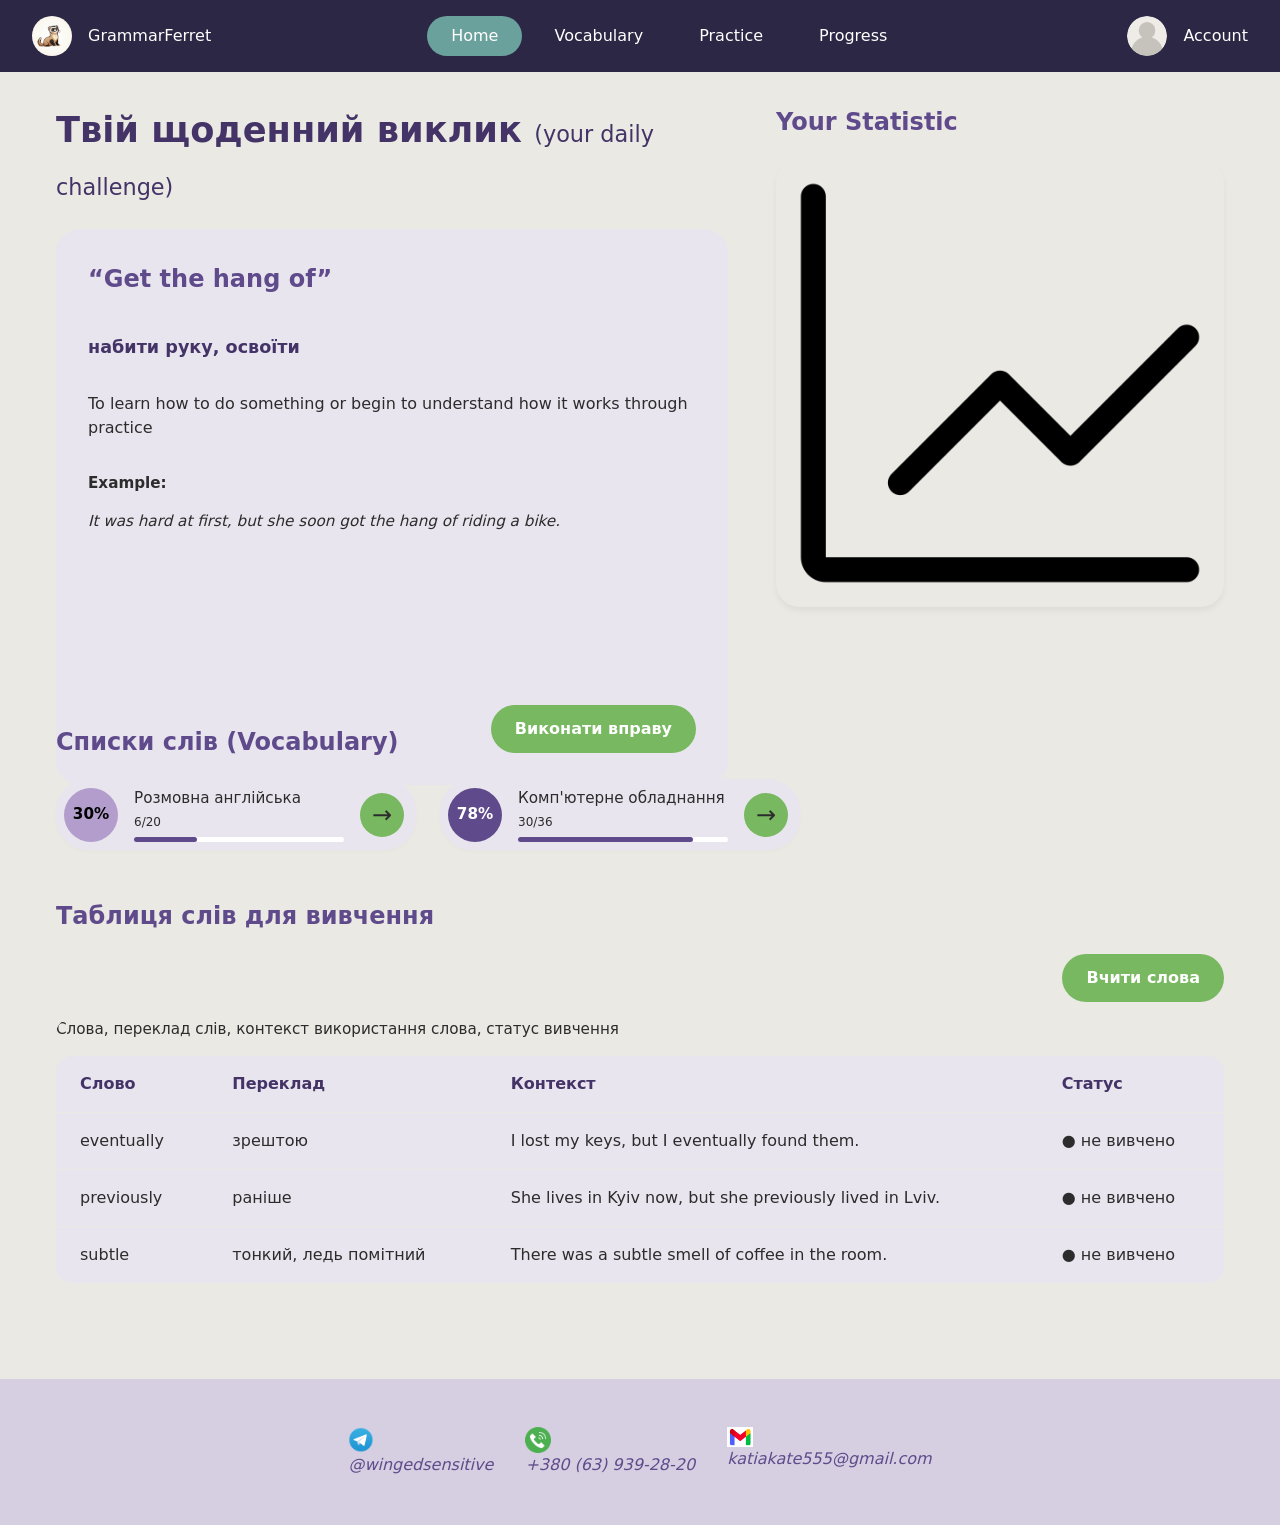
<file: index.html>
<!doctype html>
<html lang="uk">
<head>
    <meta charset="utf-8">
    <meta name="viewport" content="width=device-width, initial-scale=1">
    <meta name="description" content="Вчіть англійську із задоволенням">
    <title>GrammarFerret</title>
    <link rel="stylesheet" href="styles/main.css">
</head>
<body>

    <a href="#main-content" class="skip-link">Перейти до основного вмісту</a> 
    
    <header>
        <a href="index.html" class="logo-link">
            <img src="images/site_embl.jpg" alt="На головну сторінку" width="40" height="40" aria-hidden="true" class="site-logo">
            <span>GrammarFerret</span>
        </a>
        <nav aria-label="Основна навігація">
            <ul>
                <li><a href="index.html" aria-current="page">Home</a></li>
                <li><a href="vocabulary.html">Vocabulary</a></li>
                <li><a href="#word-section-title">Practice</a></li>
                <li><a href="#stat-title">Progress</a></li>
            </ul>
        </nav>
        
        <a href="login.html" class="account-link">
            <img src="images/account.png" alt="Профіль користувача" width="34" height="34" aria-hidden="true" class="account-logo">
            <span>Account</span>
        </a>
    </header>

    <main id="main-content">
        <!-- Блок у дві колонки -->
        <div class="dashboard-top">
            <section class="daily-challenge" aria-labelledby="main-challenge-title">
                <h1 id="main-challenge-title">Твій щоденний виклик <span>(your daily challenge)</span></h1>
                <article class="card challenge-card" aria-labelledby="phrase-title">
                    <h2 id="phrase-title">“Get the hang of”</h2>
                    <p class="translation"><strong>набити руку, освоїти</strong></p>
                    <p class="description">To learn how to do something or begin to understand how it works through practice</p>
                    <div class="example">
                        <strong>Example:</strong>
                        <p><em>It was hard at first, but she soon got the hang of riding a bike.</em></p>
                    </div>
                    <div class="btn-wrapper">
                        <a href="exercise.html" class="btn-green" aria-label="виконати вправу до фрази Get the hang of">Виконати вправу</a>
                    </div>
                </article>
            </section>

            <section class="statistics" aria-labelledby="stat-title">
                <h2 id="stat-title">Your Statistic</h2>
                <a href="progress.html" class="stat-link">
                    <figure class="stat-figure">
                        <img src="images/progress.png" alt="Графік статистики" class="stat-image">
                        <figcaption class="visually-hidden">
                            Прогрес за тиждень
                        </figcaption>
                    </figure>
                </a>
            </section>
        </div>

        <!-- Списки слів -->
        <section aria-labelledby="vocab-title" class="vocabulary-section">
            <h2 id="vocab-title" class="section-title">Списки слів (Vocabulary)</h2>
            <div class="lists-grid">
                <article class="vocab-card" aria-labelledby="topic-spoken">
                    <div class="vocab-percent">30%</div>
                    <div class="vocab-info">
                        <h3 id="topic-spoken">Розмовна англійська</h3>
                        <p>6/20</p>
                        <progress value="6" max="20">30%</progress>
                    </div>
                    <a href="vocabulary-spoken.html" class="vocab-btn" aria-label="Перейти до вивчення слів з теми Розмовна англійська">&rarr;</a>
                </article>

                <article class="vocab-card" aria-labelledby="topic-tech">
                    <div class="vocab-percent">78%</div>
                    <div class="vocab-info">
                        <h3 id="topic-tech">Комп'ютерне обладнання</h3>
                        <p>30/36</p>
                        <progress value="30" max="36">78%</progress>
                    </div>
                    <a href="vocabulary-tech.html" class="vocab-btn" aria-label="Перейти до вивчення слів з теми Комп'ютерне обладнання">&rarr;</a>
                </article>
            </div>
        </section>

        <!-- Таблиця слів -->
        <section aria-labelledby="word-section-title" class="table-section">
            <h2 id="word-section-title" class="section-title">Таблиця слів для вивчення</h2>
            <div style="margin-bottom: 1rem;">
                <a href="learning-session.html" class="btn-green" aria-label="Розпочати вчити слова">Вчити слова</a>
            </div>
            <table>
                <caption>Слова, переклад слів, контекст використання слова, статус вивчення</caption>
                <thead>
                    <tr>
                        <th scope="col"><strong>Слово</strong></th>
                        <th scope="col"><strong>Переклад</strong></th>
                        <th scope="col"><strong>Контекст</strong></th>
                        <th scope="col"><strong>Статус</strong></th>
                    </tr>
                </thead>
                <tbody>
                    <tr>
                        <td>eventually</td>
                        <td>зрештою</td>
                        <td>I lost my keys, but I eventually found them.</td>
                        <td><span>&#9679; не вивчено</span></td>
                    </tr>
                    <tr>
                        <td>previously</td>
                        <td>раніше</td>
                        <td>She lives in Kyiv now, but she previously lived in Lviv.</td>
                        <td><span>&#9679; не вивчено</span></td>
                    </tr>
                    <tr>
                        <td>subtle</td>
                        <td>тонкий, ледь помітний</td>
                        <td>There was a subtle smell of coffee in the room.</td>
                        <td><span>&#9679; не вивчено</span></td>
                    </tr>
                </tbody>
            </table>
        </section>
    </main>

    <footer>
        <address>
            <ul>
                <li>
                    <img src="images/telegram.png" alt="телеграм канал" width="26" height="26" aria-hidden="true">
                    <a href="https://t.me/wingedsensitive" target="_blank" rel="noopener" aria-label="Перейти в Telegram акаунт @wingedsensitive">@wingedsensitive</a>
                </li>
                <li>
                    <img src="images/phone.png" alt="телефон" width="26" height="26" aria-hidden="true">
                    <a href="tel:+380639392820" aria-label="Зателефонувати за номером +380639392820">+380 (63) 939-28-20</a>
                </li>
                <li>
                    <img src="images/gmail.png" alt="пошта gmail" width="26" height="26" aria-hidden="true">
                    <a href="mailto:katiakate555@gmail.com" aria-label="Надіслати електронного листа на katiakate555@gmail.com">katiakate555@gmail.com</a>
                </li>
            </ul>
        </address>
    </footer>
</body>
</html>
</file>
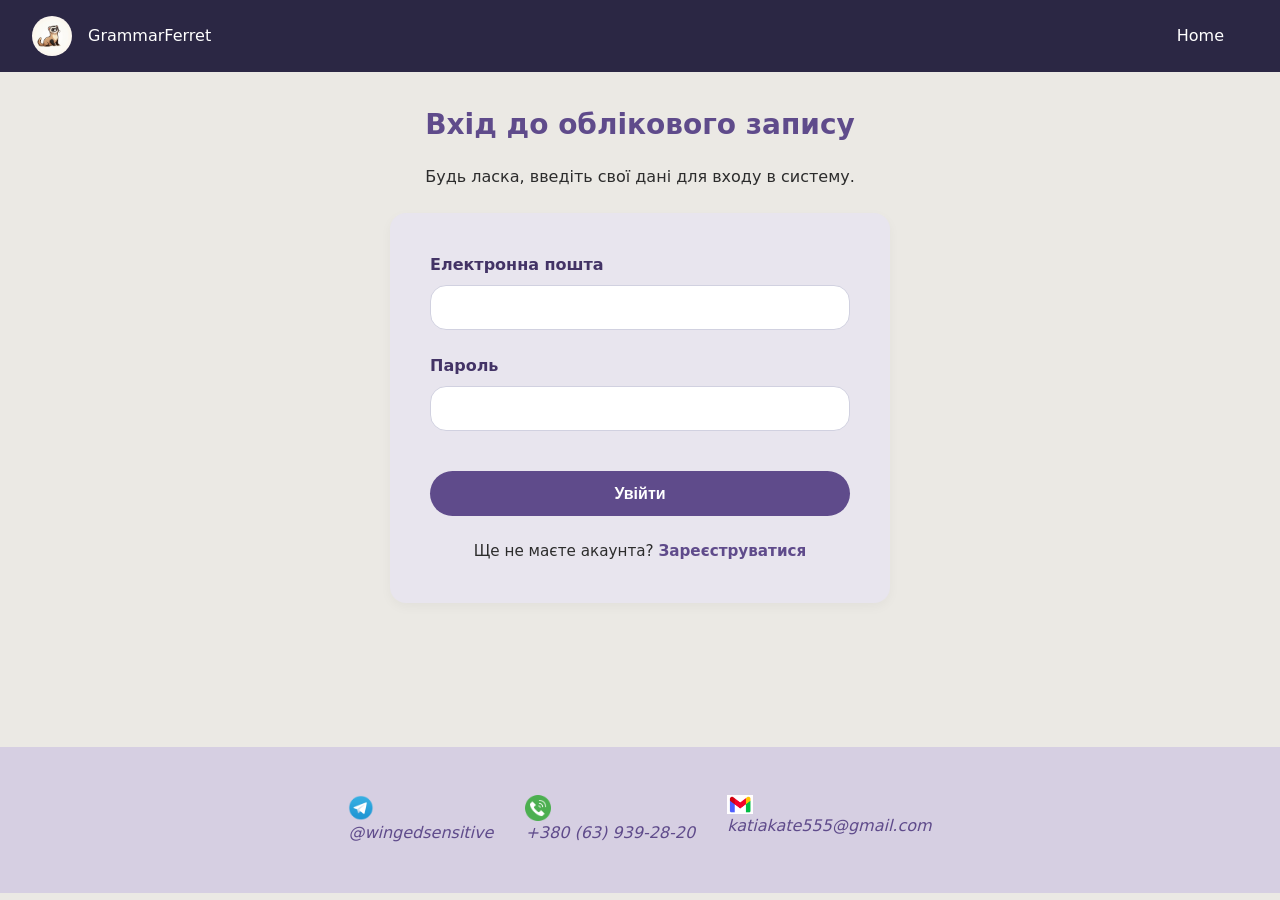
<file: login.html>
<!doctype html>
<html lang="uk">
<head>
    <meta charset="utf-8">
    <meta name="viewport" content="width=device-width, initial-scale=1">
    <meta name="description" content="Вхід до облікового запису GrammarFerret">
    <title>Вхід - GrammarFerret</title>
    <link rel="stylesheet" href="styles/main.css">
</head>
<body>
        <a href="#main-content" class="skip-link">Перейти до основного вмісту</a>    
    <header>
        <a href="index.html" class="logo-link">
            <img src="images/site_embl.jpg" alt="На головну сторінку" width="40" height="40" aria-hidden="true" class="site-logo">
            <span>GrammarFerret</span>
        </a>
        <nav aria-label="Основна навігація">
            <ul>
                <li><a href="index.html">Home</a></li>
            </ul>
        </nav>
    </header>

    <main id="main-content">
        <section aria-labelledby="login-title">
            <h1 id="login-title">Вхід до облікового запису</h1>
            <p>Будь ласка, введіть свої дані для входу в систему.</p>
            
            <!-- Форма входу з новим класом -->
            <form action="/api/login" method="POST" class="auth-form">
                <div>
                    <label for="login-email">Електронна пошта</label>
                    <input 
                        id="login-email" 
                        name="email" 
                        type="email" 
                        autocomplete="email" 
                        required
                    >
                </div>
                <div>
                    <label for="login-password">Пароль</label>
                    <input 
                        id="login-password" 
                        name="password" 
                        type="password" 
                        autocomplete="current-password" 
                        required
                    >
                </div>
                <div class="form-actions">
                    <button type="submit">Увійти</button>
                    <span>Ще не маєте акаунта? <a href="register.html">Зареєструватися</a></span>
                </div>
            </form>
        </section>
    </main>

    <footer>
        <address>
            <ul>
                <li>
                    <img src="images/telegram.png" alt="телеграм канал" width="26" height="26" aria-hidden="true">
                    <a href="https://t.me/wingedsensitive" target="_blank" rel="noopener" aria-label="Перейти в Telegram акаунт @wingedsensitive">@wingedsensitive</a>
                </li>
                <li>
                    <img src="images/phone.png" alt="телефон" width="26" height="26" aria-hidden="true">
                    <a href="tel:+380639392820" aria-label="Зателефонувати за номером +380639392820">+380 (63) 939-28-20</a>
                </li>
                <li>
                    <img src="images/gmail.png" alt="пошта gmail" width="26" height="26" aria-hidden="true">
                    <a href="mailto:katiakate555@gmail.com" aria-label="Надіслати електронного листа на katiakate555@gmail.com">katiakate555@gmail.com</a>
                </li>
            </ul>
        </address>
    </footer>
</body>
</html>
</file>
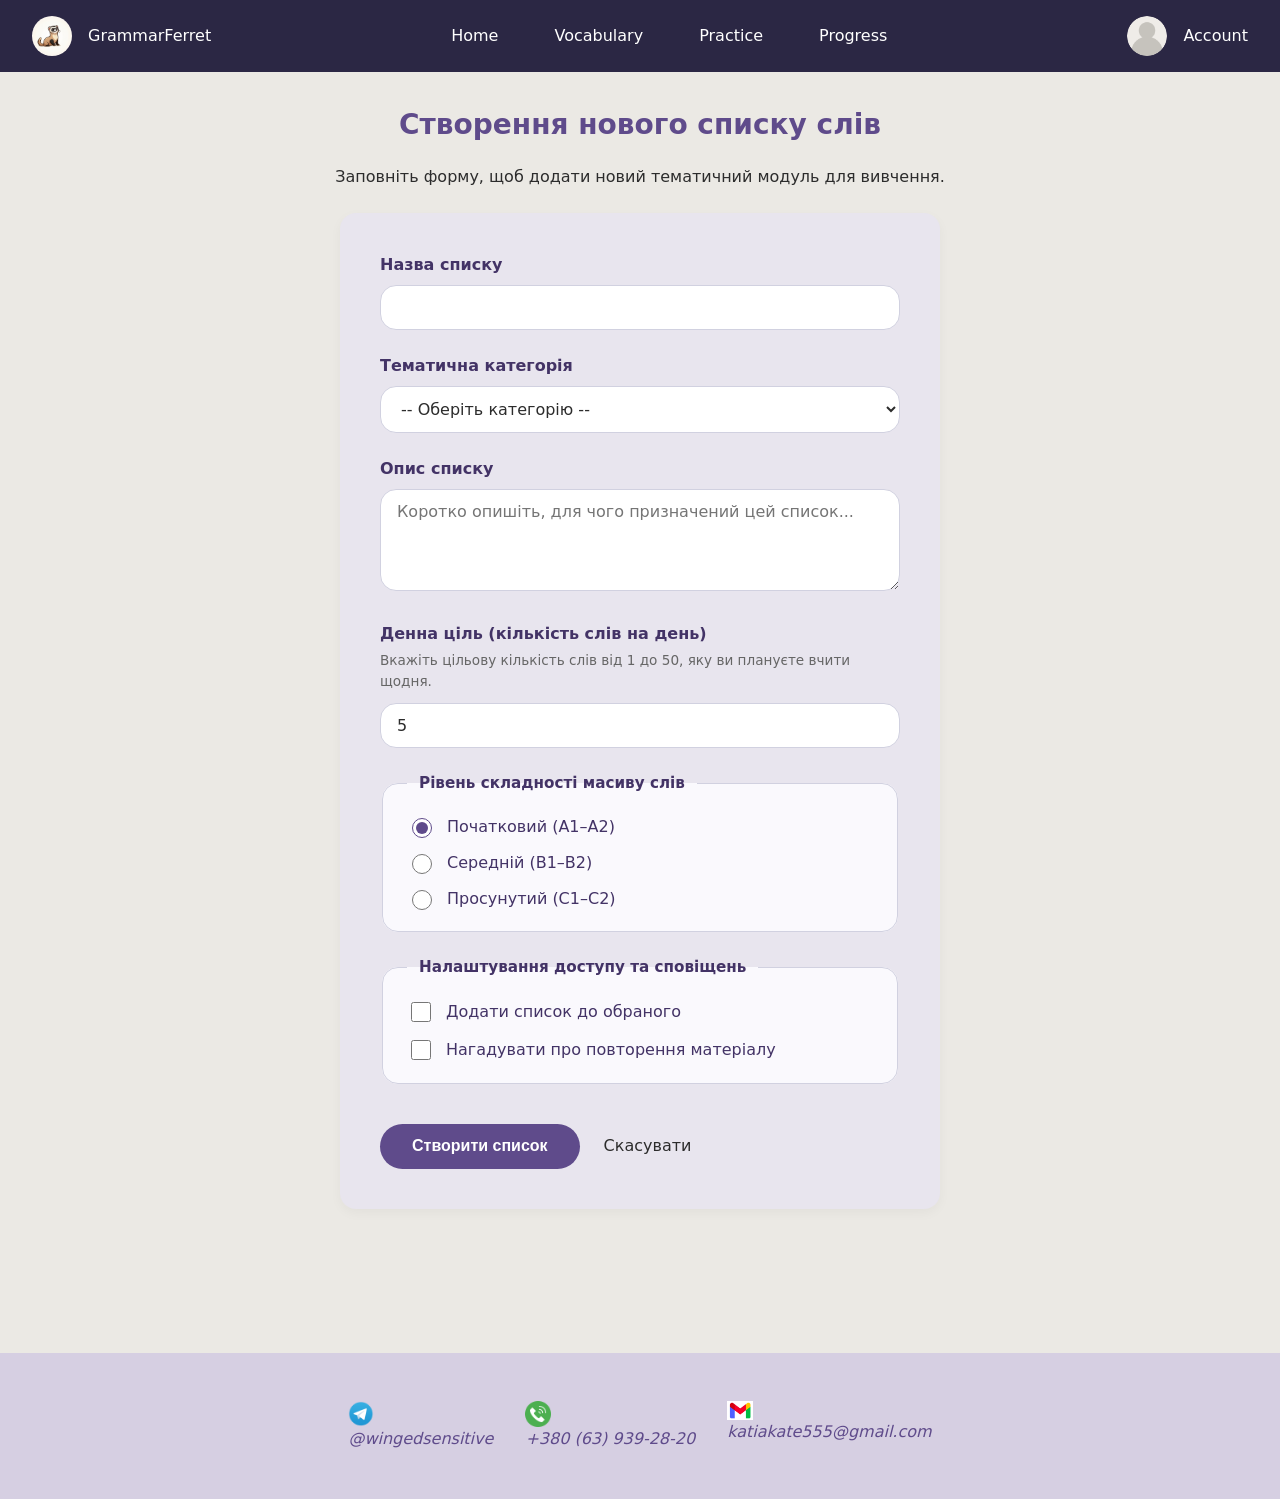
<file: new-list-form.html>
<!doctype html>
<html lang="uk">

<head>
    <meta charset="utf-8">
    <meta name="viewport" content="width=device-width, initial-scale=1">
    <meta name="description" content="Створення нового списку слів у GrammarFerret">
    <title>Створити новий список - GrammarFerret</title>
    <link rel="stylesheet" href="styles/main.css">
</head>

<body>
    <a href="#main-content" class="skip-link">Перейти до основного вмісту</a>
    <header>
        <a href="index.html" class="logo-link">
            <img src="images/site_embl.jpg" alt="На головну сторінку" width="40" height="40" aria-hidden="true" class="site-logo">
            <span>GrammarFerret</span>
        </a>
        
        <nav aria-label="Основна навігація">
            <ul>
                <li><a href="index.html">Home</a></li>
                <li><a href="vocabulary.html">Vocabulary</a></li>
                <li><a href="practice.html">Practice</a></li>
                <li><a href="progress.html">Progress</a></li>
            </ul>
        </nav>
        
        <!-- Виправлено посилання з account.html на login.html -->
        <a href="login.html" class="account-link">
            <img src="images/account.png" alt="Профіль користувача" width="40" height="40" aria-hidden="true" class="account-logo">
            <span>Account</span>
        </a>
    </header>

    <main id="main-content">
        <section aria-labelledby="form-title">
            <h1 id="form-title">Створення нового списку слів</h1>
            <p>Заповніть форму, щоб додати новий тематичний модуль для вивчення.</p>

            <form action="/api/word-lists" method="POST">
                
                <div>
                    <label for="list-title">Назва списку</label>
                    <input 
                        id="list-title" 
                        name="listTitle" 
                        type="text" 
                        minlength="3" 
                        maxlength="60" 
                        required
                    >
                </div>

                <div>
                    <label for="list-category">Тематична категорія</label>
                    <select id="list-category" name="category" required>
                        <option value="">-- Оберіть категорію --</option>
                        <option value="spoken">Розмовна англійська</option>
                        <option value="tech">Комп'ютерне обладнання та IT</option>
                        <option value="business">Бізнес та фінанси</option>
                        <option value="travel">Подорожі</option>
                        <option value="general">Загальна лексика</option>
                    </select>
                </div>

                <div>
                    <label for="list-description">Опис списку</label>
                    <textarea 
                        id="list-description" 
                        name="description" 
                        rows="4" 
                        cols="40" 
                        maxlength="300"
                        placeholder="Коротко опишіть, для чого призначений цей список..."
                    ></textarea>
                </div>

                <div>
                    <label for="daily-goal">Денна ціль (кількість слів на день)</label>
                    <p id="goal-hint">Вкажіть цільову кількість слів від 1 до 50, яку ви плануєте вчити щодня.</p>
                    <input 
                        id="daily-goal" 
                        name="dailyGoal" 
                        type="number" 
                        min="1" 
                        max="50" 
                        value="5" 
                        aria-describedby="goal-hint"
                        required
                    >
                </div>

                <fieldset>
                    <legend>Рівень складності масиву слів</legend>
                    <div>
                        <input id="level-beginner" name="difficulty" type="radio" value="beginner" checked>
                        <label for="level-beginner">Початковий (A1–A2)</label>
                    </div>
                    <div>
                        <input id="level-intermediate" name="difficulty" type="radio" value="intermediate">
                        <label for="level-intermediate">Середній (B1–B2)</label>
                    </div>
                    <div>
                        <input id="level-advanced" name="difficulty" type="radio" value="advanced">
                        <label for="level-advanced">Просунутий (C1–C2)</label>
                    </div>
                </fieldset>

                <fieldset>
                    <legend>Налаштування доступу та сповіщень</legend>
                    <div>
                        <input id="opt-favorite" name="options" type="checkbox" value="favorite">
                        <label for="opt-favorite">Додати список до обраного</label>
                    </div>
                    <div>
                        <input id="opt-reminder" name="options" type="checkbox" value="reminder">
                        <label for="opt-reminder">Нагадувати про повторення матеріалу</label>
                    </div>
                </fieldset>

                <div>
                    <button type="submit">Створити список</button>
                    <a href="vocabulary.html">Скасувати</a>
                </div>

            </form>
        </section>
    </main>

    <footer>
        <address>
            <ul>
                <li>
                    <img src="images/telegram.png" alt="телеграм канал" width="26" height="26" aria-hidden="true">
                    <a href="https://t.me/wingedsensitive" target="_blank" rel="noopener" aria-label="Перейти в Telegram акаунт @wingedsensitive">@wingedsensitive</a>
                </li>
                <li>
                    <img src="images/phone.png" alt="телефон" width="26" height="26" aria-hidden="true">
                    <a href="tel:+380639392820" aria-label="Зателефонувати за номером +380639392820">+380 (63) 939-28-20</a>
                </li>
                <li>
                    <img src="images/gmail.png" alt="пошта gmail" width="26" height="26" aria-hidden="true">
                    <a href="mailto:katiakate555@gmail.com" aria-label="Надіслати електронного листа на katiakate555@gmail.com">katiakate555@gmail.com</a>
                </li>
            </ul>
        </address>
    </footer>
</body>

</html>
</file>
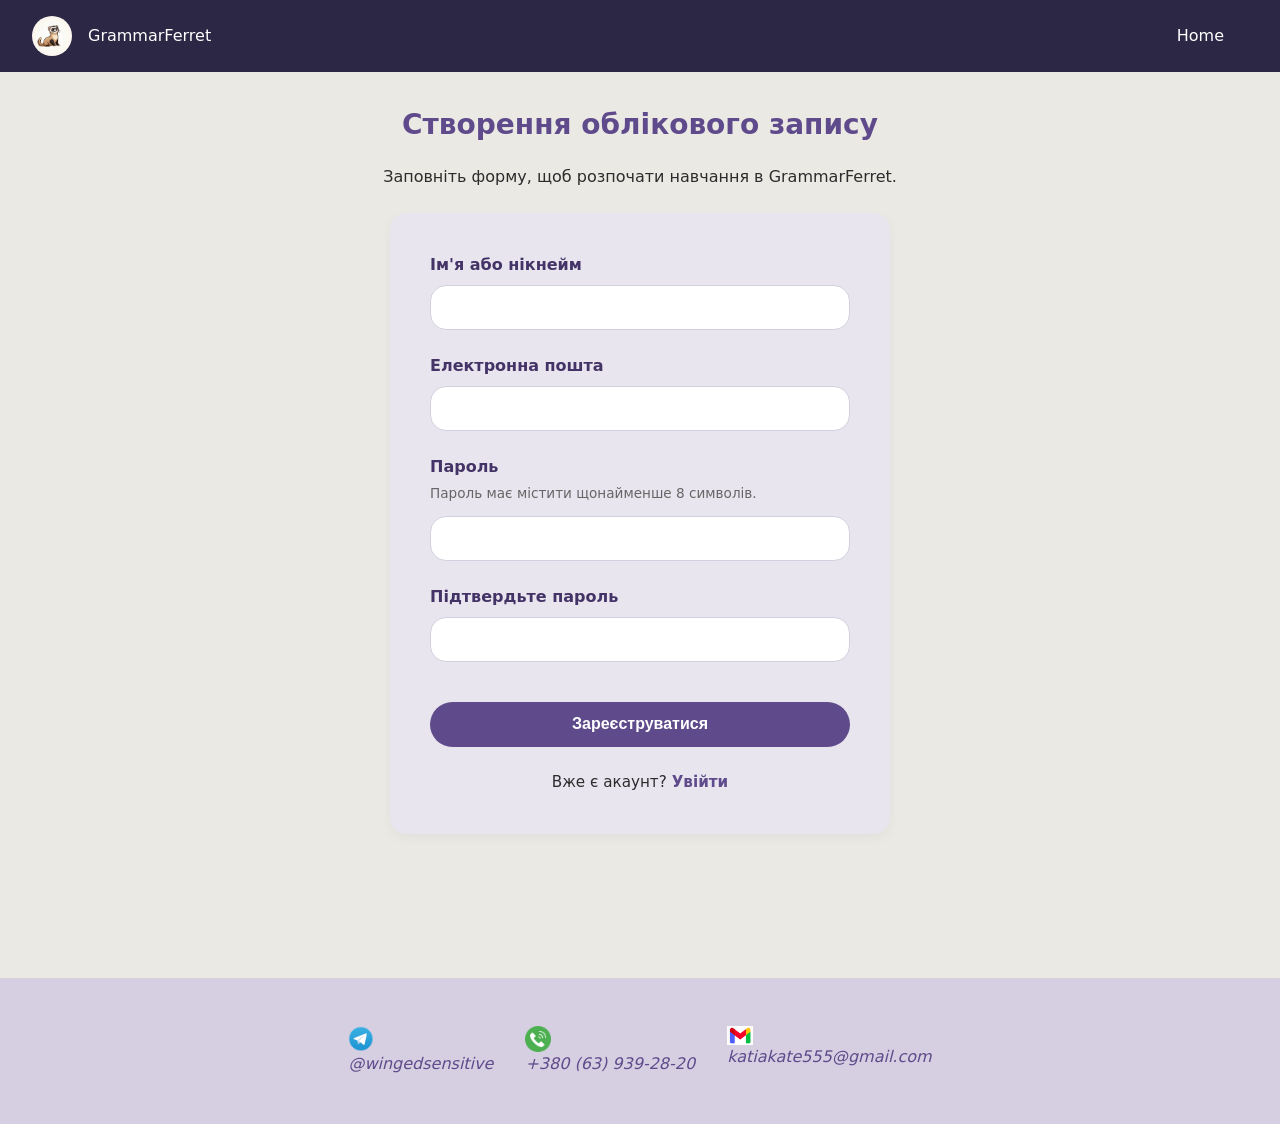
<file: register.html>
<!doctype html>
<html lang="uk">
<head>
    <meta charset="utf-8">
    <meta name="viewport" content="width=device-width, initial-scale=1">
    <meta name="description" content="Реєстрація нового акаунта GrammarFerret">
    <title>Реєстрація - GrammarFerret</title>
    <link rel="stylesheet" href="styles/main.css">
</head>
<body>
        <a href="#main-content" class="skip-link">Перейти до основного вмісту</a>    
    <header>
        <a href="index.html" class="logo-link">
            <img src="images/site_embl.jpg" alt="На головну сторінку" width="40" height="40" aria-hidden="true" class="site-logo">
            <span>GrammarFerret</span>
        </a>
        <nav aria-label="Основна навігація">
            <ul>
                <li><a href="index.html">Home</a></li>
            </ul>
        </nav>
    </header>

    <main id="main-content">
        <section aria-labelledby="register-title">
            <h1 id="register-title">Створення облікового запису</h1>
            <p>Заповніть форму, щоб розпочати навчання в GrammarFerret.</p>

            <!-- Форма реєстрації з новим класом -->
            <form action="/api/register" method="POST" class="auth-form">
                <div>
                    <label for="register-name">Ім'я або нікнейм</label>
                    <input id="register-name" name="displayName" type="text" autocomplete="name" minlength="2" maxlength="50" required>
                </div>

                <div>
                    <label for="register-email">Електронна пошта</label>
                    <input id="register-email" name="email" type="email" autocomplete="email" required>
                </div>

                <div>
                    <label for="register-password">Пароль</label>
                    <p id="password-hint" class="hint-text">Пароль має містити щонайменше 8 символів.</p>
                    <input id="register-password" name="password" type="password" autocomplete="new-password" minlength="8" aria-describedby="password-hint" required>
                </div>

                <div>
                    <label for="register-password-confirm">Підтвердьте пароль</label>
                    <input id="register-password-confirm" name="passwordConfirm" type="password" autocomplete="new-password" minlength="8" required>
                </div>

                <div class="form-actions">
                    <button type="submit">Зареєструватися</button>
                    <span>Вже є акаунт? <a href="login.html">Увійти</a></span>
                </div>
            </form>
        </section>
    </main>

    <footer>
        <address>
            <ul>
                <li>
                    <img src="images/telegram.png" alt="телеграм канал" width="26" height="26" aria-hidden="true">
                    <a href="https://t.me/wingedsensitive" target="_blank" rel="noopener" aria-label="Перейти в Telegram акаунт @wingedsensitive">@wingedsensitive</a>
                </li>
                <li>
                    <img src="images/phone.png" alt="телефон" width="26" height="26" aria-hidden="true">
                    <a href="tel:+380639392820" aria-label="Зателефонувати за номером +380639392820">+380 (63) 939-28-20</a>
                </li>
                <li>
                    <img src="images/gmail.png" alt="пошта gmail" width="26" height="26" aria-hidden="true">
                    <a href="mailto:katiakate555@gmail.com" aria-label="Надіслати електронного листа на katiakate555@gmail.com">katiakate555@gmail.com</a>
                </li>
            </ul>
        </address>
    </footer>
</body>
</html>
</file>
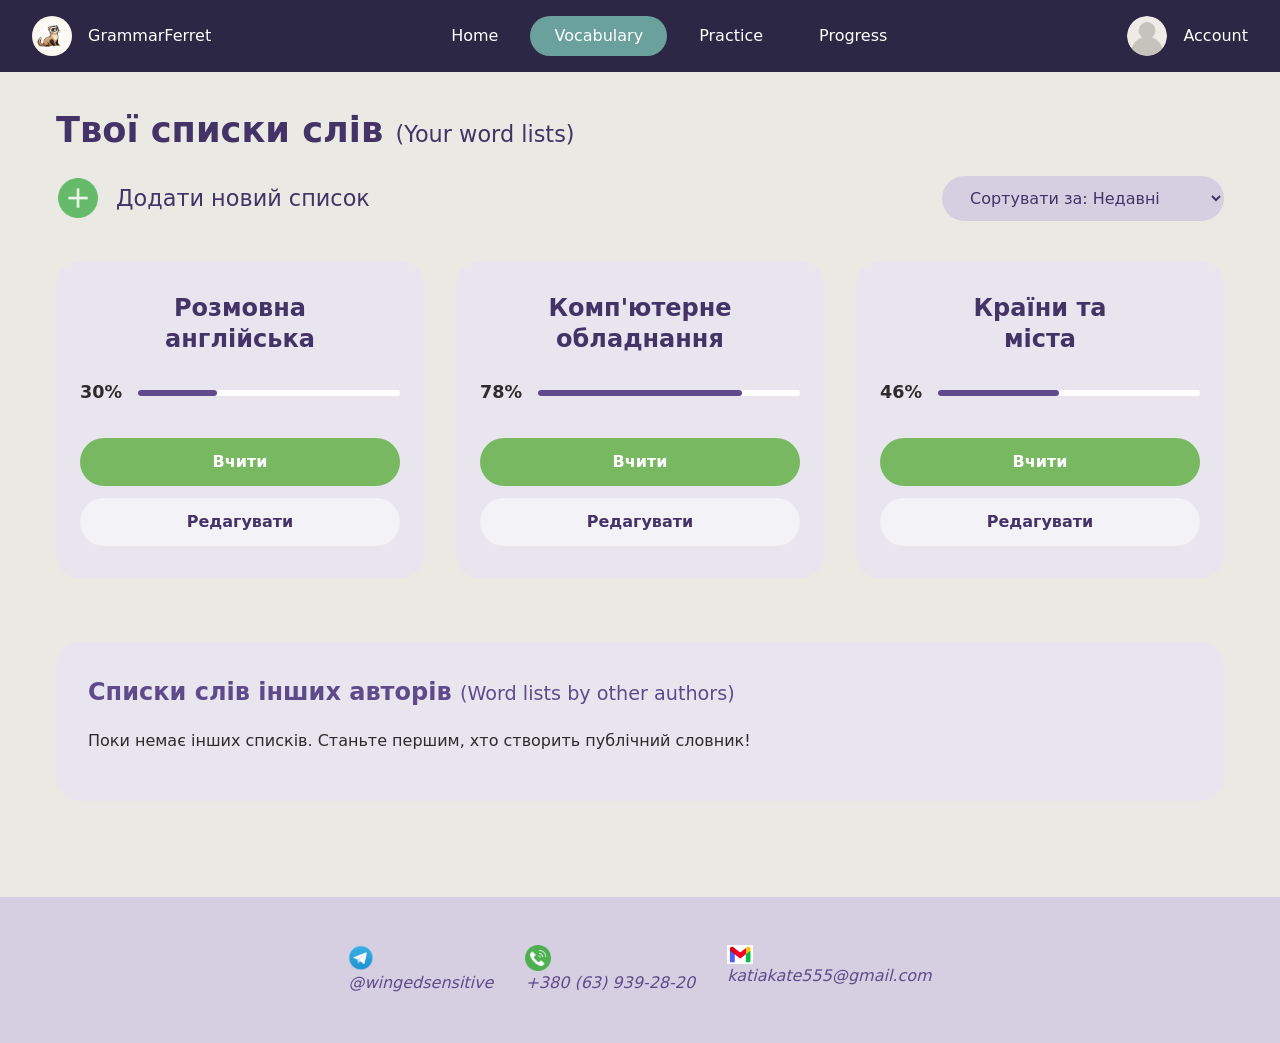
<file: vocabulary.html>
<!doctype html>
<html lang="uk">
<head>
    <meta charset="utf-8">
    <meta name="viewport" content="width=device-width, initial-scale=1">
    <meta name="description" content="Твої списки слів та словники інших користувачів">
    <title>Vocabulary - GrammarFerret</title>
    <link rel="stylesheet" href="styles/main.css">
</head>
<body>
    <a href="#main-content" class="skip-link">Перейти до основного вмісту</a>
    
    <header>
        <a href="index.html" class="logo-link">
            <!-- Додано клас site-logo для округлення -->
            <img src="images/site_embl.jpg" alt="На головну сторінку" width="40" height="40" aria-hidden="true" class="site-logo">
            <span>GrammarFerret</span>
        </a>
        <nav aria-label="Основна навігація">
            <ul>
                <li><a href="index.html">Home</a></li>
                <li><a href="vocabulary.html" aria-current="page">Vocabulary</a></li>
                <li><a href="practice.html">Practice</a></li>
                <li><a href="progress.html">Progress</a></li>
            </ul>
        </nav>
        
        <a href="login.html" class="account-link">
            <!-- Додано клас account-logo для округлення -->
            <img src="images/account.png" alt="Профіль користувача" width="40" height="40" aria-hidden="true" class="account-logo">
            <span>Account</span>
        </a>
    </header>

    <main id="main-content">
        <section aria-labelledby="my-lists-title">
            <h1 id="my-lists-title" class="page-title">Твої списки слів <span>(Your word lists)</span></h1>
            
            <div class="controls-wrapper">
                <!-- Об'єднано іконку та текст в єдине посилання -->
                <a href="new-list-form.html" class="add-list-link" aria-label="Додати новий список">
                    <img src="images/plus-icon.png" alt="" width="44" height="44" aria-hidden="true" class="plus-icon">
                    <span>Додати новий список</span>
                </a>
                
                <form action="#" method="GET" class="sort-form">
                    <label for="sort-lists" class="visually-hidden">Сортувати списки</label>
                    <select id="sort-lists" name="sort" class="sort-select">
                        <option value="recent">Сортувати за: Недавні</option>
                        <option value="name">Сортувати за: Назвою</option>
                        <option value="progress">Сортувати за: Прогресом</option>
                    </select>
                </form>
            </div>

            <!-- Нова сітка витягнутих блоків для списків слів -->
            <div class="vocab-cards-grid">
                <article class="list-card" aria-labelledby="list-spoken">
                    <h2 id="list-spoken">Розмовна<br>англійська</h2>
                    <div class="progress-wrapper">
                        <span class="progress-text">30%</span>
                        <progress value="30" max="100">30%</progress>
                    </div>
                    <div class="card-actions">
                        <a href="learn-spoken.html" class="btn-green-full">Вчити</a>
                        <a href="edit-spoken.html" class="btn-outline-full">Редагувати</a>
                    </div>
                </article>

                <article class="list-card" aria-labelledby="list-tech">
                    <h2 id="list-tech">Комп'ютерне<br>обладнання</h2>
                    <div class="progress-wrapper">
                        <span class="progress-text">78%</span>
                        <progress value="78" max="100">78%</progress>
                    </div>
                    <div class="card-actions">
                        <a href="learn-tech.html" class="btn-green-full">Вчити</a>
                        <a href="edit-tech.html" class="btn-outline-full">Редагувати</a>
                    </div>
                </article>

                <article class="list-card" aria-labelledby="list-countries">
                    <h2 id="list-countries">Країни та<br>міста</h2>
                    <div class="progress-wrapper">
                        <span class="progress-text">46%</span>
                        <progress value="46" max="100">46%</progress>
                    </div>
                    <div class="card-actions">
                        <a href="learn-countries.html" class="btn-green-full">Вчити</a>
                        <a href="edit-countries.html" class="btn-outline-full">Редагувати</a>
                    </div>
                </article>
            </div>
        </section>

        <section aria-labelledby="other-authors-title" class="other-authors-section">
            <h2 id="other-authors-title">Списки слів інших авторів <span>(Word lists by other authors)</span></h2>
            <div class="empty-state" role="status" aria-live="polite">
                <p>Поки немає інших списків. Станьте першим, хто створить публічний словник!</p>
            </div>
        </section>
    </main>

    <footer>
        <address>
            <ul>
                <li>
                    <img src="images/telegram.png" alt="телеграм канал" width="26" height="26" aria-hidden="true">
                    <a href="https://t.me/wingedsensitive" target="_blank" rel="noopener" aria-label="Перейти в Telegram акаунт @wingedsensitive">@wingedsensitive</a>
                </li>
                <li>
                    <img src="images/phone.png" alt="телефон" width="26" height="26" aria-hidden="true">
                    <a href="tel:+380639392820" aria-label="Зателефонувати за номером +380639392820">+380 (63) 939-28-20</a>
                </li>
                <li>
                    <img src="images/gmail.png" alt="пошта gmail" width="26" height="26" aria-hidden="true">
                    <a href="mailto:katiakate555@gmail.com" aria-label="Надіслати електронного листа на katiakate555@gmail.com">katiakate555@gmail.com</a>
                </li>
            </ul>
        </address>
    </footer>
</body>
</html>
</file>
<file: styles/main.css>
:root {
    --color-background: #EBE9E4;
    --color-header: #2B2744;
    --color-primary: #5F4B8B;
    --color-primary-dark: #433366; 
    --color-surface: #E8E5EE;
    --color-surface-alt: #D6CFE2;
    --color-accent: #78B860;
    --color-accent-hover: #65A152;
    --color-nav-active: #6BA19C;
    --color-text: #2C2C2C;
    --space-1: 0.5rem;
    --space-2: 1rem;
    --space-3: 1.5rem;
    --space-4: 2rem;
    --radius-sm: 0.5rem;
    --radius-md: 1rem;
    --radius-lg: 1.5rem; 
    --radius-pill: 2rem;
}

*, *::before, *::after {
    box-sizing: border-box;
}

body {
    margin: 0;
    font-family: system-ui, -apple-system, sans-serif;
    background-color: var(--color-background);
    color: var(--color-text);
    line-height: 1.5;
}

img {
    max-width: 100%;
    height: auto;
    display: block;
}

/* 2. Типографіка */
h1, h2, h3 {
    color: var(--color-primary);
    margin-top: 0;
    font-weight: 600;
}

h1 { 
    font-size: 1.75rem; 
    margin-bottom: 1.2rem; 
}
h1 span, h2 span { 
    font-size: 1.2rem; 
    font-weight: 400; 
}
h2 { 
    font-size: 1.5rem; 
    margin-bottom: 1.2rem; 
}

.daily-challenge h1, .page-title {
    font-size: 2.2rem; 
    color: var(--color-primary-dark);
}
.daily-challenge h1 span, .page-title span {
    font-size: 1.4rem;
}

/* 3. Layout та хедер */
main {
    max-width: 1200px;
    margin: 0 auto;
    padding: var(--space-4) var(--space-2);
}

header {
    background-color: var(--color-header);
    color: #ffffff;
    padding: var(--space-2) var(--space-4);
    display: flex;
    justify-content: space-between;
    align-items: center;
    flex-wrap: wrap;
    gap: var(--space-2);
}

header a {
    color: #ffffff;
    text-decoration: none;
    display: flex;
    align-items: center;
    gap: 1rem;
    font-weight: 500;
}

/* Захист від сплющування логотипів */
.site-logo, .account-logo {
    width: 40px;
    height: 40px;
    border-radius: 50%;
    object-fit: cover;
    flex-shrink: 0;
}

nav ul {
    list-style: none;
    padding: 0;
    margin: 0;
    display: flex;
    gap: var(--space-1);
}

nav a {
    padding: 0.5rem 1.5rem;
    border-radius: var(--radius-pill);
    background: transparent;
    color: white;
    text-decoration: none;
    transition: background 0.3s ease;
}

nav a:hover, nav a:focus-visible {
    background: rgba(255, 255, 255, 0.1);
}

nav a[aria-current="page"] {
    background: var(--color-nav-active);
}

/* 4. Макет "Дашборду" (для index.html) */
.dashboard-top {
    display: grid;
    grid-template-columns: 1.5fr 1fr;
    gap: 3rem;
    margin-bottom: 4rem; 
}

@media (max-width: 850px) {
    .dashboard-top {
        grid-template-columns: 1fr;
    }
}

.card {
    background-color: var(--color-surface);
    padding: var(--space-4);
    border-radius: var(--radius-lg); 
}

.challenge-card {
    height: 100%;
    display: flex;
    flex-direction: column;
}

.challenge-card .translation {
    color: var(--color-primary-dark);
    font-size: 1.1rem;
    margin-bottom: 1rem;
}

.challenge-card .example {
    margin-top: 1rem;
    font-size: 0.95rem;
}

.btn-wrapper {
    margin-top: auto;
    display: flex;
    justify-content: flex-end;
    padding-top: 2rem;
}

.btn-green {
    display: inline-flex;
    align-items: center;
    justify-content: center;
    padding: 0.75rem 1.5rem;
    background-color: var(--color-accent);
    color: #ffffff;
    text-decoration: none;
    border: none;
    border-radius: var(--radius-pill);
    font-weight: 600;
    transition: all 0.2s ease;
}

.btn-green:hover {
    background-color: var(--color-accent-hover);
}

.stat-link {
    display: block;
    text-decoration: none;
}

.stat-figure { margin: 0; padding: 0; }
.stat-image {
    width: 100%;
    height: auto;
    border-radius: var(--radius-lg); 
    display: block;
    box-shadow: 0 4px 6px rgba(0, 0, 0, 0.05);
}

/* 5. Сторінка Vocabulary: Панель керування */
.controls-wrapper {
    display: flex;
    justify-content: space-between;
    align-items: center;
    flex-wrap: wrap;
    gap: 1.5rem;
    margin-bottom: 2.5rem;
}

.add-list-link {
    display: inline-flex;
    align-items: center;
    gap: 1rem;
    text-decoration: none;
    color: var(--color-primary-dark);
    font-size: 1.4rem;
    font-weight: 500;
}

.add-list-link img.plus-icon {
    border-radius: 12px; /* Легке заокруглення для іконки додавання, якщо вона квадратна */
}

.sort-select {
    background-color: var(--color-surface-alt);
    border: none;
    padding: 0.75rem 1.5rem;
    border-radius: var(--radius-pill);
    color: var(--color-primary-dark);
    font-size: 1rem;
    font-family: inherit;
    cursor: pointer;
    outline: none;
    font-weight: 500;
}

/* 6. Сторінка Vocabulary: Сітка карток */
.vocab-cards-grid {
    display: grid;
    grid-template-columns: repeat(auto-fit, minmax(280px, 1fr));
    gap: 2rem;
    margin-bottom: 4rem;
}

.list-card {
    background-color: var(--color-surface);
    border-radius: var(--radius-lg);
    padding: 2rem 1.5rem;
    display: flex;
    flex-direction: column;
    align-items: center;
    text-align: center;
}

.list-card h2 {
    font-size: 1.5rem;
    margin-bottom: 1.5rem;
    color: var(--color-primary-dark);
    line-height: 1.3;
    min-height: 3.5rem;
    display: flex;
    align-items: center;
    justify-content: center;
}

.progress-wrapper {
    display: flex;
    align-items: center;
    gap: 1rem;
    width: 100%;
    margin-bottom: 2rem;
}

.progress-text {
    font-weight: bold;
    color: var(--color-text);
    font-size: 1.1rem;
}

.list-card progress { margin-top: 0; }

.card-actions {
    display: flex;
    flex-direction: column;
    gap: 0.75rem;
    width: 100%;
    margin-top: auto;
}

.btn-green-full, .btn-outline-full {
    display: block;
    width: 100%;
    text-align: center;
    padding: 0.75rem;
    border-radius: var(--radius-pill);
    text-decoration: none;
    font-weight: 600;
    transition: 0.2s ease;
}

.btn-green-full {
    background-color: var(--color-accent);
    color: white;
}
.btn-green-full:hover { background-color: var(--color-accent-hover); }

.btn-outline-full {
    background-color: rgba(255, 255, 255, 0.5);
    color: var(--color-primary-dark);
    border: none;
}
.btn-outline-full:hover { background-color: rgba(255, 255, 255, 0.8); }


/* Секція "Списки інших авторів" */
.other-authors-section {
    background-color: var(--color-surface);
    padding: var(--space-4);
    border-radius: var(--radius-lg);
    margin-top: 3rem;
}

.empty-state {
    margin-top: 1rem;
    color: var(--color-text);
}


/* 7. Інші списки та прогрес бар */
progress {
    width: 100%;
    height: 6px;
    border-radius: var(--radius-pill);
    margin-top: 0.5rem;
}
progress::-webkit-progress-bar { background-color: #ffffff; border-radius: var(--radius-pill); }
progress::-webkit-progress-value { background-color: var(--color-primary); border-radius: var(--radius-pill); }

/* Допоміжні класи */
.visually-hidden {
    position: absolute;
    width: 1px;
    height: 1px;
    margin: -1px;
    padding: 0;
    overflow: hidden;
    clip: rect(0, 0, 0, 0);
    border: 0;
}
.visually-hidden:focus {
    position: static;
    width: auto;
    height: auto;
    clip: auto;
}

footer {
    padding: var(--space-4);
    background-color: var(--color-surface-alt);
    margin-top: 4rem;
}

footer ul {
    list-style: none;
    display: flex;
    gap: var(--space-4);
    justify-content: center;
    padding: 0;
    flex-wrap: wrap;
}

footer a {
    color: var(--color-primary);
    text-decoration: none;
    display: inline-flex;
    align-items: center;
    gap: 0.5rem;
}


.lists-grid {
    display: flex;
    gap: 1.5rem;
    flex-wrap: wrap;
    margin-bottom: 3rem;
}

.vocab-card {
    background-color: var(--color-surface);
    border-radius: var(--radius-pill);
    padding: 0.5rem 0.75rem 0.5rem 0.5rem;
    display: flex;
    align-items: center;
    gap: 1rem;
    width: 360px;
    box-shadow: 0 2px 4px rgba(0,0,0,0.02);
}

.vocab-percent {
    width: 54px;
    height: 54px;
    border-radius: 50%;
    display: flex;
    align-items: center;
    justify-content: center;
    font-weight: 600;
    font-size: 0.95rem;
    flex-shrink: 0;
}

/* Кольори для кружечків з відсотками */
.vocab-card:nth-child(1) .vocab-percent {
    background-color: #B29DCC;
    color: #000;
}

.vocab-card:nth-child(2) .vocab-percent {
    background-color: var(--color-primary);
    color: #fff;
}

.vocab-info {
    flex-grow: 1;
    display: flex;
    flex-direction: column;
    gap: 0.2rem;
}

.vocab-info h3 {
    margin: 0;
    font-size: 0.95rem;
    color: var(--color-text);
    font-weight: 500;
}

.vocab-info p {
    margin: 0;
    font-size: 0.75rem;
    color: var(--color-text);
}

.vocab-info progress {
    margin-top: 0.2rem;
    height: 5px;
    width: 100%;
}

.vocab-btn {
    width: 44px;
    height: 44px;
    background-color: var(--color-accent);
    border-radius: 50%;
    display: flex;
    align-items: center;
    justify-content: center;
    color: var(--color-text);
    text-decoration: none;
    font-size: 1.5rem;
    flex-shrink: 0;
    transition: background-color 0.2s;
}

.vocab-btn:hover {
    background-color: var(--color-accent-hover);
}

/* Секція таблиці слів */
.table-section {
    margin-top: 2rem;
}

/* Вирівнювання кнопки "Вчити слова" по правому краю */
.table-section > div {
    display: flex;
    justify-content: flex-end;
}

table {
    width: 100%;
    border-collapse: collapse;
    background-color: var(--color-surface);
    border-radius: var(--radius-md);
    overflow: hidden;
}

th, td {
    padding: 1rem 1.5rem;
    text-align: left;
    border-bottom: 1px solid var(--color-background);
}

th {
    color: var(--color-primary-dark);
    font-weight: 600;
}

tr:last-child td {
    border-bottom: none;
}

caption {
    text-align: left;
    padding-bottom: 1rem;
    color: var(--color-text);
    font-size: 0.95rem;
}


/*form new-word-list*/
form[action="/api/word-lists"] {
    max-width: 600px;
    background-color: var(--color-surface);
    padding: 2.5rem;
    border-radius: var(--radius-md);
    box-shadow: 0 4px 12px rgba(0, 0, 0, 0.04);
    margin-top: 1.5rem;
    margin-bottom: 3rem;
}

form[action="/api/word-lists"] > div {
    margin-bottom: 1.5rem;
}

/* Заголовки полів (Labels) */
form[action="/api/word-lists"] label {
    display: block;
    margin-bottom: 0.5rem;
    font-weight: 600;
    color: var(--color-primary-dark);
}

/* Текстові поля, селект та текстова область */
form[action="/api/word-lists"] input[type="text"],
form[action="/api/word-lists"] input[type="number"],
form[action="/api/word-lists"] select,
form[action="/api/word-lists"] textarea {
    width: 100%;
    padding: 0.75rem 1rem;
    border: 1px solid #d1d1e0;
    border-radius: var(--radius-md);
    font-family: inherit;
    font-size: 1rem;
    color: var(--color-text);
    background-color: #fff;
    box-sizing: border-box;
    transition: border-color 0.2s, box-shadow 0.2s;
}

/* Стан фокусу для полів вводу */
form[action="/api/word-lists"] input:focus,
form[action="/api/word-lists"] select:focus,
form[action="/api/word-lists"] textarea:focus {
    outline: none;
    border-color: var(--color-primary);
    box-shadow: 0 0 0 3px rgba(98, 60, 228, 0.15);
}

/* Текст-підказка */
#goal-hint {
    font-size: 0.85rem;
    color: #666;
    margin-top: -0.25rem;
    margin-bottom: 0.75rem;
}

/* Блоки з чекбоксами та радіо-кнопками (Fieldsets) */
form[action="/api/word-lists"] fieldset {
    border: 1px solid #d1d1e0;
    border-radius: var(--radius-md);
    padding: 1.25rem 1.5rem;
    margin-bottom: 1.5rem;
    background-color: #faf9fd;
}

form[action="/api/word-lists"] legend {
    padding: 0 0.75rem;
    font-weight: 600;
    color: var(--color-primary-dark);
    font-size: 0.95rem;
}

form[action="/api/word-lists"] fieldset > div {
    display: flex;
    align-items: center;
    gap: 0.75rem;
    margin-bottom: 0.75rem;
}

form[action="/api/word-lists"] fieldset > div:last-child {
    margin-bottom: 0;
}

form[action="/api/word-lists"] input[type="radio"],
form[action="/api/word-lists"] input[type="checkbox"] {
    width: 1.25rem;
    height: 1.25rem;
    accent-color: var(--color-primary);
    cursor: pointer;
}

form[action="/api/word-lists"] fieldset label {
    display: inline;
    margin-bottom: 0;
    font-weight: 500;
    cursor: pointer;
}

/* Блок з кнопками внизу форми */
form[action="/api/word-lists"] > div:last-child {
    display: flex;
    align-items: center;
    gap: 1.5rem;
    margin-bottom: 0;
    margin-top: 2.5rem;
}

/* Кнопка "Створити список" */
form[action="/api/word-lists"] button[type="submit"] {
    background-color: var(--color-primary);
    color: #fff;
    border: none;
    padding: 0.85rem 2rem;
    border-radius: var(--radius-pill);
    font-size: 1rem;
    font-weight: 600;
    cursor: pointer;
    transition: background-color 0.2s, transform 0.1s;
}

form[action="/api/word-lists"] button[type="submit"]:hover {
    background-color: var(--color-primary-dark);
    transform: translateY(-1px);
}

/* Посилання "Скасувати" */
form[action="/api/word-lists"] a {
    color: var(--color-text);
    text-decoration: none;
    font-weight: 500;
    transition: color 0.2s;
}

form[action="/api/word-lists"] a:hover {
    color: var(--color-primary);
    text-decoration: underline;
}

form[action="/api/word-lists"] textarea {
    resize: vertical;
    max-height: 300px;
}


.auth-form {
    max-width: 500px;
    background-color: var(--color-surface);
    padding: 2.5rem;
    border-radius: var(--radius-md);
    box-shadow: 0 4px 12px rgba(0, 0, 0, 0.04);
    margin-top: 1.5rem;
    margin-bottom: 3rem;
}

.auth-form > div {
    margin-bottom: 1.5rem;
}

.auth-form label {
    display: block;
    margin-bottom: 0.5rem;
    font-weight: 600;
    color: var(--color-primary-dark);
}

.auth-form input[type="text"],
.auth-form input[type="email"],
.auth-form input[type="password"] {
    width: 100%;
    padding: 0.75rem 1rem;
    border: 1px solid #d1d1e0;
    border-radius: var(--radius-md);
    font-family: inherit;
    font-size: 1rem;
    color: var(--color-text);
    background-color: #fff;
    box-sizing: border-box;
    transition: border-color 0.2s, box-shadow 0.2s;
}

.auth-form input:focus {
    outline: none;
    border-color: var(--color-primary);
    box-shadow: 0 0 0 3px rgba(98, 60, 228, 0.15);
}

.hint-text {
    font-size: 0.85rem;
    color: #666;
    margin-top: -0.25rem;
    margin-bottom: 0.75rem;
}

.auth-form .form-actions {
    display: flex;
    flex-direction: column;
    gap: 1.5rem;
    margin-bottom: 0;
    margin-top: 2.5rem;
}

.auth-form button[type="submit"] {
    background-color: var(--color-primary);
    color: #fff;
    border: none;
    padding: 0.85rem 2rem;
    border-radius: var(--radius-pill);
    font-size: 1rem;
    font-weight: 600;
    cursor: pointer;
    transition: background-color 0.2s, transform 0.1s;
    width: 100%;
}

.auth-form button[type="submit"]:hover {
    background-color: var(--color-primary-dark);
    transform: translateY(-1px);
}

.auth-form .form-actions span {
    text-align: center;
    font-size: 0.95rem;
}

.auth-form a {
    color: var(--color-primary);
    text-decoration: none;
    font-weight: 600;
}

.auth-form a:hover {
    text-decoration: underline;
}

form[action="/api/word-lists"],
.auth-form {
    margin-left: auto;
    margin-right: auto;
    text-align: left; /* Текст всередині карток залишаємо зліва */
}


section[aria-labelledby="form-title"],
section[aria-labelledby="login-title"],
section[aria-labelledby="register-title"] {
    text-align: center;
}


.skip-link {
    position: absolute;
    left: -9999px;
    width: 1px;
    height: 1px;
    overflow: hidden;
}

.skip-link:focus {
    left: 1rem;
    top: 1rem;
    width: auto;
    height: auto;
    padding: 0.5rem 1rem;
    background-color: var(--color-primary);
    color: #fff;
    z-index: 1000;
}


.auth-form input:user-invalid,
form[action="/api/word-lists"] input:user-invalid {
    border-color: var(--color-danger, #b42318);
    box-shadow: 0 0 0 1px var(--color-danger, #b42318);
}
</file>
